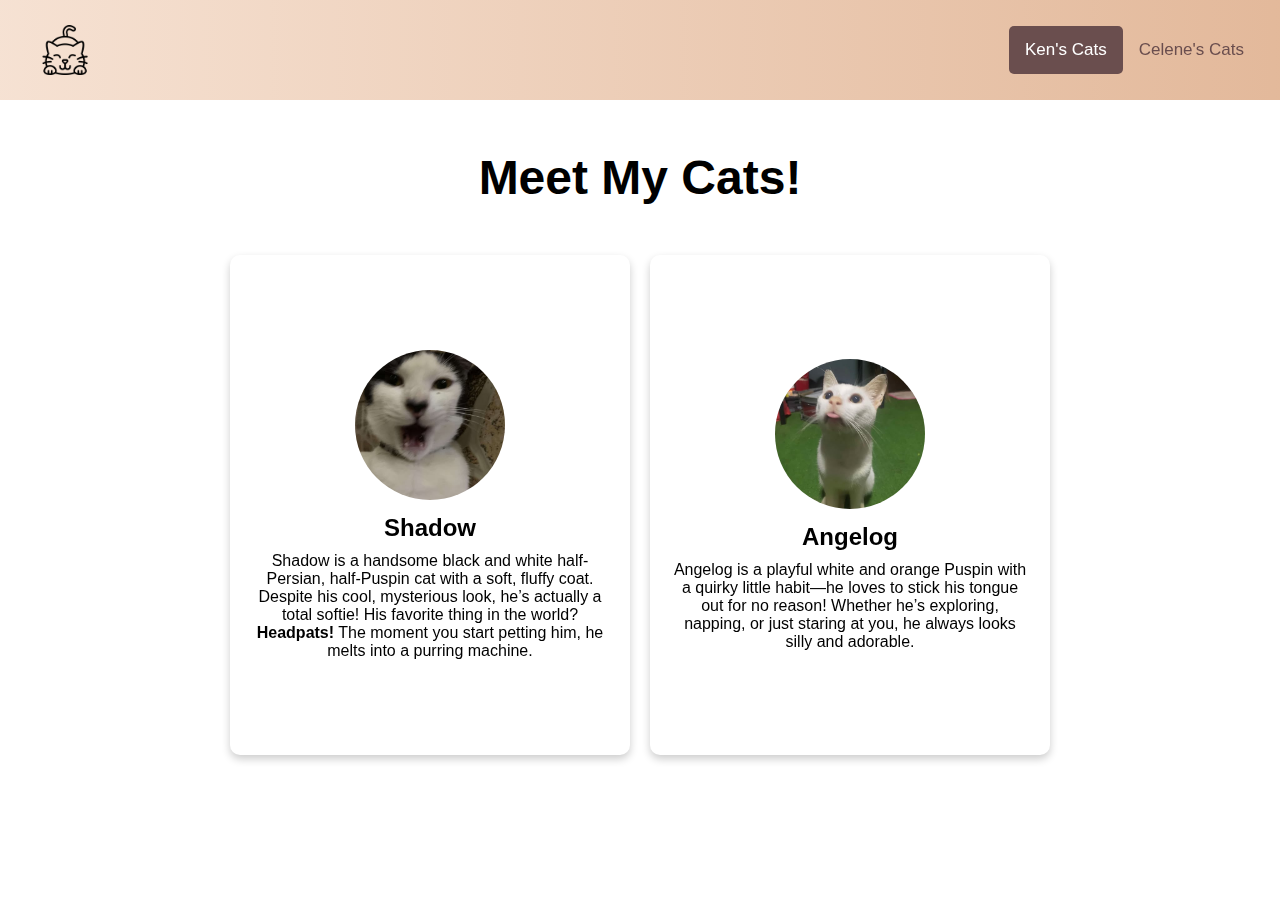
<file: mycats/index.html>
<!DOCTYPE html>
<html lang="en">
<head>
    <meta charset="UTF-8">
    <meta name="viewport" content="width=device-width, initial-scale=1.0">
    <title>Our Cats</title>
    <link rel="stylesheet" href="styles.css">
</head>
<body>
    <nav>
        <div class="logo">
            <img id="cat-logo" src="pics/happy.png" alt="Cat Logo">
        </div>
        <div class="nav-links">
            <a href="index.html" class="split">Ken's Cats</a>
            <a href="celenes-cats.html">Celene's Cats</a>
        </div>
    </nav>
    <div class="cat-info">
    <h1>Meet My Cats!</h1>
    </div>
    <div class="cat-container">
        <!-- Shadow's Flippable Card -->
        <div class="flip-card" onclick="flipCard(this)">
            <div class="flip-inner">
                <div class="front-card">
                    <div class="img">
                        <img src="pics/shadow.jpg" alt="Shadow the Cat">
                    </div>
                    <div class="cat-description">
                        <h2>Shadow</h2>
                        <p>
                            Shadow is a handsome black and white half-Persian, 
                            half-Puspin cat with a soft, fluffy coat. Despite his cool, 
                            mysterious look, he’s actually a total softie! His favorite 
                            thing in the world? <strong>Headpats!</strong> The moment you start 
                            petting him, he melts into a purring machine. 
                        </p>
                    </div>
                </div>
                <div class="back-card">
                    <h2>Birthday Countdown</h2>
                    <p id="shadow-bday"></p>
                </div>
            </div>
        </div>

        <!-- Angelog's Flippable Card -->
        <div class="flip-card" onclick="flipCard(this)">
            <div class="flip-inner">
                <div class="front-card">
                    <div class="img">
                        <img src="pics/angelog.jpg" alt="Angelog the Cat">
                    </div>
                    <div class="cat-description">
                        <h2>Angelog</h2>
                        <p>
                            Angelog is a playful white and orange Puspin with a quirky 
                            little habit—he loves to stick his tongue out for no reason! 
                            Whether he’s exploring, napping, or just staring at you, 
                            he always looks silly and adorable. 
                        </p>
                    </div>
                </div>
                <div class="back-card">
                    <h2>Birthday Countdown</h2>
                    <p id="angelog-bday">
                    </p>
                </div>
            </div>
        </div>
    </div>

    <script src="script.js"></script>
</body>
</html>
</file>
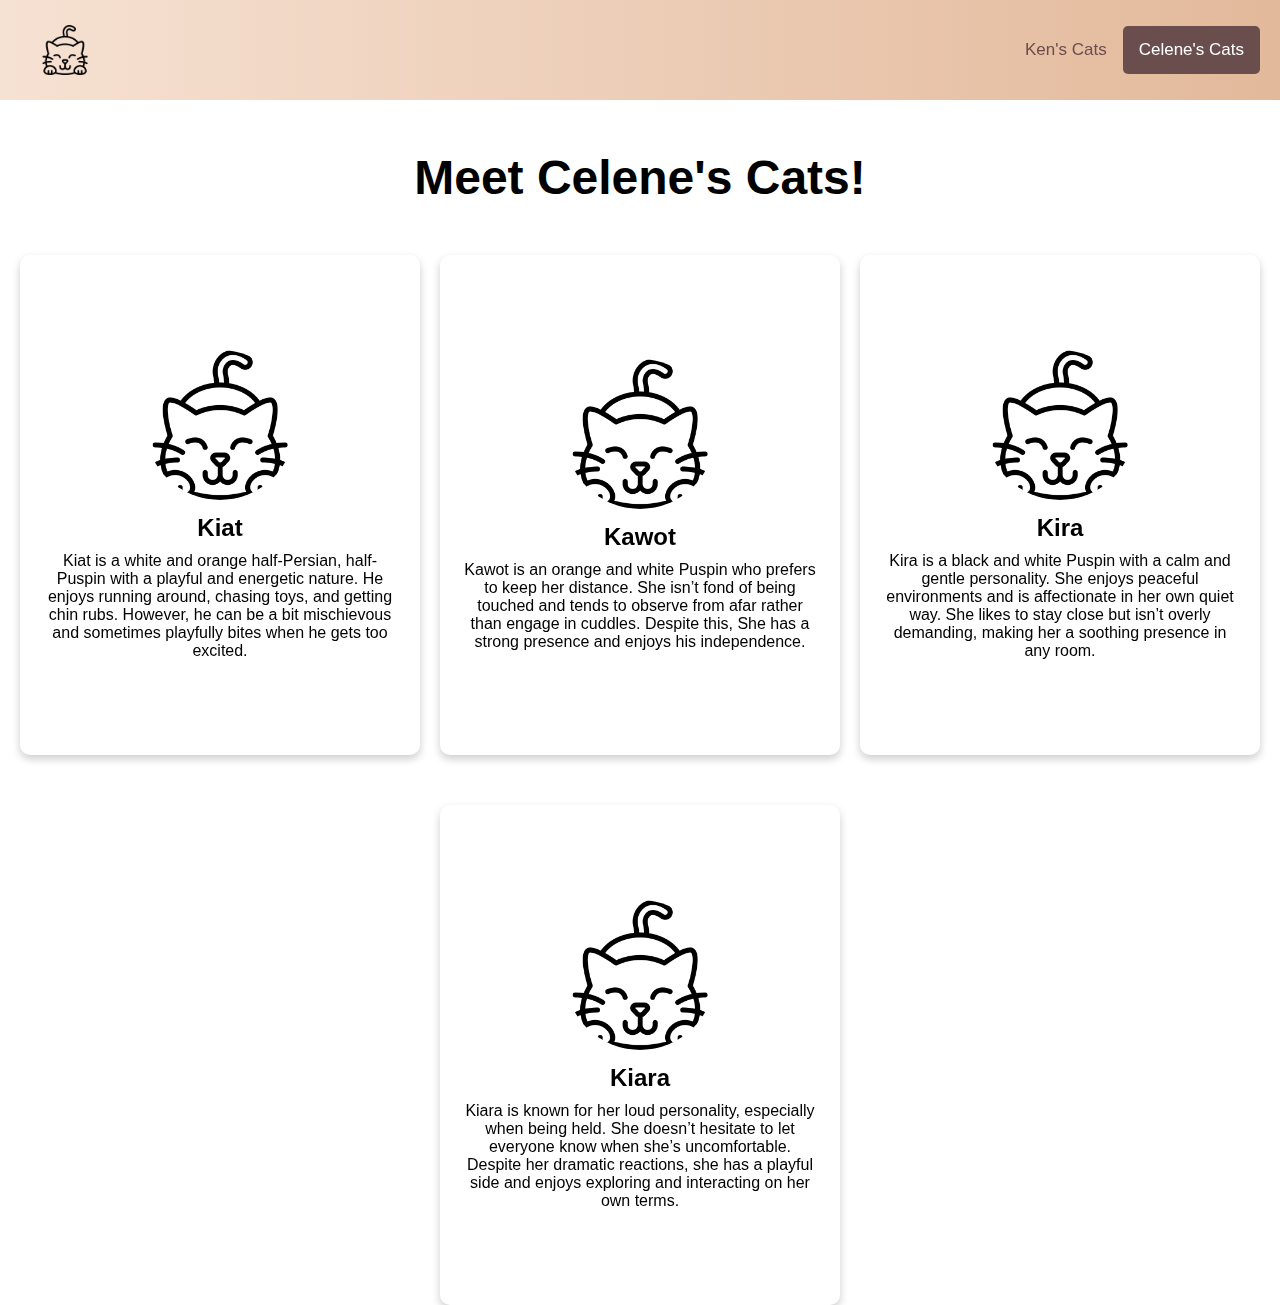
<file: mycats/celenes-cats.html>
<!DOCTYPE html>
<html lang="en">
<head>
    <meta charset="UTF-8">
    <meta name="viewport" content="width=device-width, initial-scale=1.0">
    <title>Celene's Cats</title>
    <link rel="stylesheet" href="styles.css">
</head>
<body>
    <nav>
        <div class="logo">
            <img id="cat-logo" src="pics/happy.png" alt="Cat Logo">
        </div>
        <div class="nav-links">
            <a href="index.html">Ken's Cats</a>
            <a href="celenes-cats.html" class="split">Celene's Cats</a>
        </div>
    </nav>
    <div class="cat-info">
        <h1>Meet Celene's Cats!</h1>
    </div>
    <div class="cat-container">
        <!--Kiat's Flippable Card-->
        <div class="flip-card" onclick="flipCard(this)">
            <div class="flip-inner">
                <div class="front-card">
                    <div class="img">
                        <img src="pics/happy.png" alt="Kiat">
                    </div>
                    <div class="cat-description">
                        <h2>Kiat</h2>
                        <p>Kiat is a white and orange half-Persian, half-Puspin with a playful and energetic nature. He enjoys running around, chasing toys, and getting chin rubs. However, 
                            he can be a bit mischievous and sometimes playfully bites when he gets too excited.
                        </p>
                    </div>
                    </div>
                    <div class="back-card">
                        <h2>Birthday Countdown</h2>
                        <p id="kiatot-bday">
                        </p>
                    </div>
                </div>
            </div>

        <!--Kawot's Flippable Card-->
        <div class="flip-card" onclick="flipCard(this)">
            <div class="flip-inner">
                <div class="front-card">
                    <div class="img">
                        <img src="pics/happy.png" alt="Kiat">
                    </div>
                    <div class="cat-description">
                        <h2>Kawot</h2>
                        <p>Kawot is an orange and white Puspin who prefers to keep her distance. She isn’t fond of being touched and tends to observe from afar rather than engage in cuddles. 
                            Despite this, She has a strong presence and enjoys his independence.
                        </p>
                    </div>
                    </div>
                    <div class="back-card">
                        <h2>Birthday Countdown</h2>
                        <p id="kawot-bday">
                        </p>
                    </div>
                </div>
            </div>
        
        <!--Kira's Flippable Card-->
        <div class="flip-card" onclick="flipCard(this)">
            <div class="flip-inner">
                <div class="front-card">
                    <div class="img">
                        <img src="pics/happy.png" alt="Kiat">
                    </div>
                    <div class="cat-description">
                        <h2>Kira</h2>
                        <p>Kira is a black and white Puspin with a calm and gentle personality. She enjoys peaceful environments and is affectionate in her own quiet way. 
                            She likes to stay close but isn’t overly demanding, making her a soothing presence in any room.
                        </p>
                    </div>
                    </div>
                    <div class="back-card">
                        <h2>Birthday Countdown</h2>
                        <p id="kira-bday">
                        </p>
                    </div>
                </div>
            </div>

            <!--Kiara's Flippable Card-->
            <div class="flip-card" onclick="flipCard(this)">
            <div class="flip-inner">
                <div class="front-card">
                    <div class="img">
                        <img src="pics/happy.png" alt="Kiat">
                    </div>
                    <div class="cat-description">
                        <h2>Kiara</h2>
                        <p>Kiara is known for her loud personality, especially when being held. She doesn’t hesitate to let everyone know when she’s uncomfortable. 
                            Despite her dramatic reactions, she has a playful side and enjoys exploring and interacting on her own terms.
                        </p>
                    </div>
                    </div>
                    <div class="back-card">
                        <h2>Birthday Countdown</h2>
                        <p id="kiara-bday">
                        </p>
                    </div>
                </div>
            </div>
        </div>

        


    <script src="script.js"></script>
</body>
</html>
</file>
<file: mycats/styles.css>
* {
    box-sizing: border-box;
    margin: 0;
    padding: 0;
    font-family: 'Trebuchet MS', 'Lucida Sans Unicode', 'Lucida Grande', 'Lucida Sans', Arial, sans-serif;
}

nav {
    height: 100px;
    background: linear-gradient(to right, rgba(242, 213, 192, 0.7), rgba(215, 155, 112, 0.7)); 
    backdrop-filter: blur(10px);
    -webkit-backdrop-filter: blur(10px);
    display: flex;
    align-items: center;
    justify-content: space-between;
    padding: 0 20px;
    position: fixed; 
    width: 100%;
    z-index: 100;
}

.cat-info {
    text-align: center;
    font-size: 24px;
    font-weight: bold;
    padding-top: 150px;
}

.logo {
    display: flex;
    align-items: center;
    font-size: 2rem;
    font-weight: bold;
    font-style: italic;
    color: #6a4e4e;
}

.logo img {
    height: 50px;
    width: 50px;
    margin-right: 100px;
    transition: transform 0.3s ease-in-out;
    transform: translateX(20px);
}

.logo img:hover {
    transform: scale(1.2);
}

.nav-links {
    display: flex;
}

.nav-links a {
    color: #6a4e4e;
    text-decoration: none;
    padding: 14px 16px;
    font-size: 17px;
    transition: background-color 0.3s ease-in-out;
}

.nav-links a:hover {
    background-color: #d79b70;
    border-radius: 5px;
}

.nav-links a.split {
    background-color: #6a4e4e;
    color: white;
    border-radius: 5px;
}

.cat-container {
    display: flex;
    justify-content: center;
    flex-wrap: wrap;
    gap: 20px;
    margin-top: 20px;
}

.flip-card {
    background-color: transparent;
    width: 400px;
    height: 500px;
    perspective: 1000px; 
    margin-top: 30px;
}

.flip-card h2{
    margin-bottom: 10px;
}

.flip-inner {
    width: 100%;
    height: 100%;
    position: relative;
    transition: transform 0.6s;
    transform-style: preserve-3d; 
}

.flip-card.flipped .flip-inner {
    transform: rotateY(180deg);
}

.front-card, .back-card {
    width: 100%;
    height: 100%;
    position: absolute;
    backface-visibility: hidden; 
    display: flex;
    flex-direction: column;
    justify-content: center;
    align-items: center;
    text-align: center;
    border-radius: 10px;
    box-shadow: 0px 4px 8px rgba(0, 0, 0, 0.2);
    padding: 20px;
}

.front-card {
    background-color: white;
}

.front-card img {
    width: 150px;
    height: 150px;
    border-radius: 50%;
    object-fit: cover;
    margin-bottom: 10px;
}

.back-card {
    background-color: #6a4e4e;
    color: white;
    transform: rotateY(180deg);
}

#shadow-bday, #angelog-bday, #kiatot-bday, #kawot-bday, #kira-bday, #kiara-bday {
    font-size: 1.5rem;
    font-weight: bold;
    margin-top: 10px;
}
</file>
